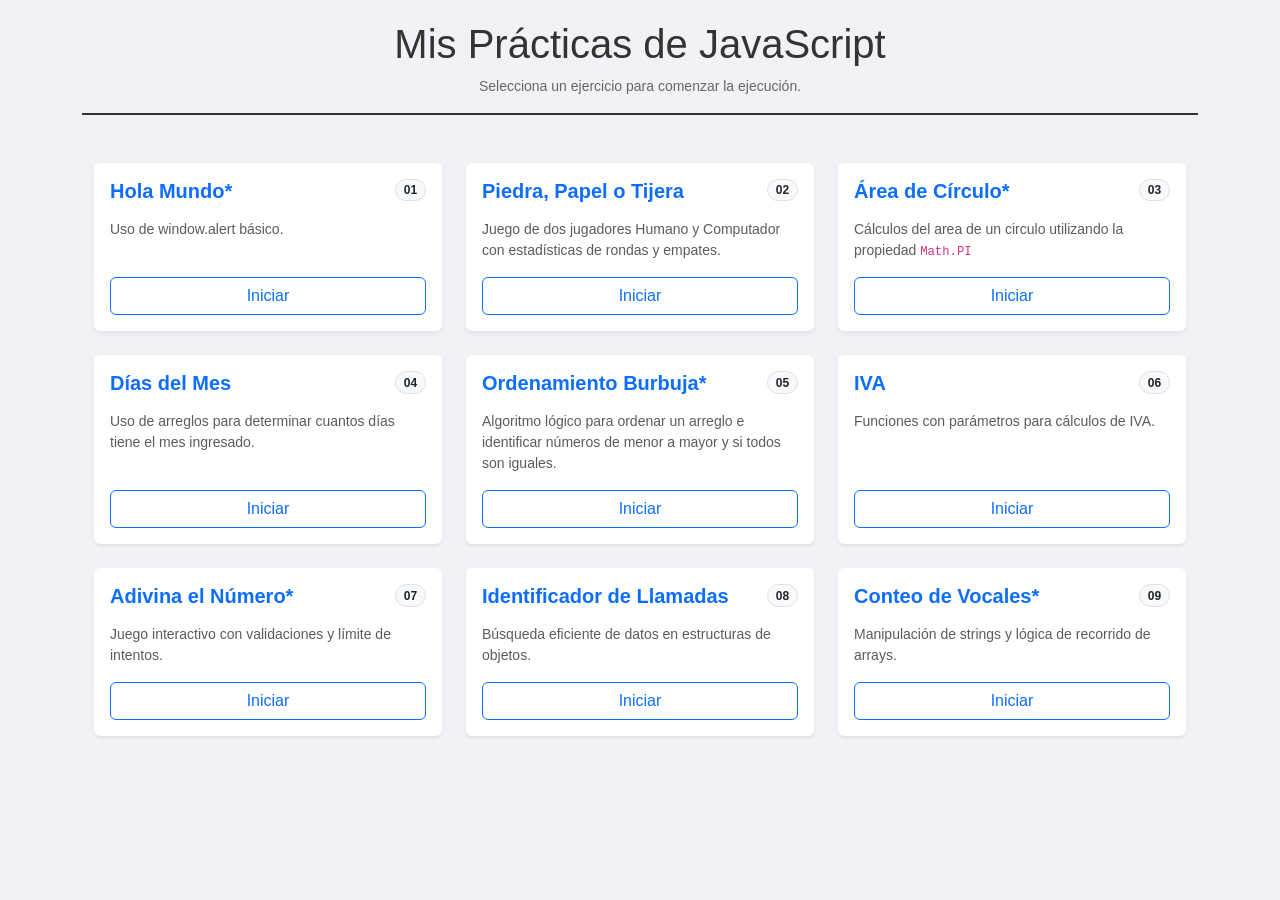
<file: index.html>
<!DOCTYPE html>
<html lang="es">

<head>
    <meta charset="UTF-8">
    <meta name="viewport" content="width=device-width, initial-scale=1.0">
    <link href="https://cdn.jsdelivr.net/npm/bootstrap@5.3.8/dist/css/bootstrap.min.css" rel="stylesheet"
        integrity="sha384-sRIl4kxILFvY47J16cr9ZwB07vP4J8+LH7qKQnuqkuIAvNWLzeN8tE5YBujZqJLB" crossorigin="anonymous">
    <title>JS Course - Dashboard</title>
    <link rel="stylesheet" href="assets/css/styles.css">
</head>

<body>
    <div class="container">
        <header>
            <h1>Mis Prácticas de JavaScript</h1>
            <p>Selecciona un ejercicio para comenzar la ejecución.</p>
        </header>

        <main class="container my-5">
            <div class="row row-cols-1 row-cols-md-2 row-cols-lg-3 g-4">

                <div class="col">
                    <div class="card h-100 shadow-sm border-0">
                        <div class="card-body d-flex flex-column">
                            <div class="d-flex justify-content-between align-items-start">
                                <h5 class="card-title text-primary fw-bold">Hola Mundo*</h5>
                                <span class="badge rounded-pill bg-light text-dark border">01</span>
                            </div>
                            <p class="card-text text-muted mt-2">Uso de window.alert básico.</p>
                            <a href="assets/ejercicios/EJERCICIO_01/index.html"
                                class="btn btn-outline-primary mt-auto">Iniciar</a>
                        </div>
                    </div>
                </div>

                <div class="col">
                    <div class="card h-100 shadow-sm border-0">
                        <div class="card-body d-flex flex-column">
                            <div class="d-flex justify-content-between align-items-start mb-2">
                                <h5 class="card-title text-primary fw-bold">Piedra, Papel o Tijera</h5>
                                <span class="badge rounded-pill bg-light text-dark border">02</span>
                            </div>
                            <p class="card-text text-muted">Juego de dos jugadores Humano y Computador con estadísticas de rondas y empates.
                            </p>
                            <a href="assets/ejercicios/EJERCICIO_02/index.html"
                                class="btn btn-outline-primary mt-auto">Iniciar</a>
                        </div>
                    </div>
                </div>

                <div class="col">
                    <div class="card h-100 shadow-sm border-0">
                        <div class="card-body d-flex flex-column">
                            <div class="d-flex justify-content-between align-items-start mb-2">
                                <h5 class="card-title text-primary fw-bold">Área de Círculo*</h5>
                                <span class="badge rounded-pill bg-light text-dark border">03</span>
                            </div>
                            <p class="card-text text-muted">Cálculos del area de un circulo utilizando la propiedad <code>Math.PI</code></p>
                            <a href="assets/ejercicios/EJERCICIO_03/index.html"
                                class="btn btn-outline-primary mt-auto">Iniciar</a>
                        </div>
                    </div>
                </div>

                <div class="col">
                    <div class="card h-100 shadow-sm border-0">
                        <div class="card-body d-flex flex-column">
                            <div class="d-flex justify-content-between align-items-start mb-2">
                                <h5 class="card-title text-primary fw-bold">Días del Mes</h5>
                                <span class="badge rounded-pill bg-light text-dark border">04</span>
                            </div>
                            <p class="card-text text-muted">Uso de arreglos para determinar cuantos días tiene el mes ingresado.
                            </p>
                            <a href="assets/ejercicios/EJERCICIO_04/index.html"
                                class="btn btn-outline-primary mt-auto">Iniciar</a>
                        </div>
                    </div>
                </div>

                <div class="col">
                    <div class="card h-100 shadow-sm border-0">
                        <div class="card-body d-flex flex-column">
                            <div class="d-flex justify-content-between align-items-start mb-2">
                                <h5 class="card-title text-primary fw-bold">Ordenamiento Burbuja*</h5>
                                <span class="badge rounded-pill bg-light text-dark border">05</span>
                            </div>
                            <p class="card-text text-muted">Algoritmo lógico para ordenar un arreglo e identificar números de menor a mayor y si todos son iguales.
                            </p>
                            <a href="assets/ejercicios/EJERCICIO_05/index.html"
                                class="btn btn-outline-primary mt-auto">Iniciar</a>
                        </div>
                    </div>
                </div>

                <div class="col">
                    <div class="card h-100 shadow-sm border-0">
                        <div class="card-body d-flex flex-column">
                            <div class="d-flex justify-content-between align-items-start mb-2">
                                <h5 class="card-title text-primary fw-bold">IVA</h5>
                                <span class="badge rounded-pill bg-light text-dark border">06</span>
                            </div>
                            <p class="card-text text-muted">Funciones con parámetros para cálculos de IVA.</p>
                            <a href="assets/ejercicios/EJERCICIO_06/index.html"
                                class="btn btn-outline-primary mt-auto">Iniciar</a>
                        </div>
                    </div>
                </div>

                <div class="col">
                    <div class="card h-100 shadow-sm border-0">
                        <div class="card-body d-flex flex-column">
                            <div class="d-flex justify-content-between align-items-start mb-2">
                                <h5 class="card-title text-primary fw-bold">Adivina el Número*</h5>
                                <span class="badge rounded-pill bg-light text-dark border">07</span>
                            </div>
                            <p class="card-text text-muted">Juego interactivo con validaciones y límite de intentos.</p>
                            <a href="assets/ejercicios/EJERCICIO_07/index.html"
                                class="btn btn-outline-primary mt-auto">Iniciar</a>
                        </div>
                    </div>
                </div>

                <div class="col">
                    <div class="card h-100 shadow-sm border-0">
                        <div class="card-body d-flex flex-column">
                            <div class="d-flex justify-content-between align-items-start mb-2">
                                <h5 class="card-title text-primary fw-bold">Identificador de Llamadas</h5>
                                <span class="badge rounded-pill bg-light text-dark border">08</span>
                            </div>
                            <p class="card-text text-muted">Búsqueda eficiente de datos en estructuras de objetos.</p>
                            <a href="assets/ejercicios/EJERCICIO_08/index.html"
                                class="btn btn-outline-primary mt-auto">Iniciar</a>
                        </div>
                    </div>
                </div>

                <div class="col">
                    <div class="card h-100 shadow-sm border-0">
                        <div class="card-body d-flex flex-column">
                            <div class="d-flex justify-content-between align-items-start mb-2">
                                <h5 class="card-title text-primary fw-bold">Conteo de Vocales*</h5>
                                <span class="badge rounded-pill bg-light text-dark border">09</span>
                            </div>
                            <p class="card-text text-muted">Manipulación de strings y lógica de recorrido de arrays.</p>
                            <a href="assets/ejercicios/EJERCICIO_09/index.html"
                                class="btn btn-outline-primary mt-auto">Iniciar</a>
                        </div>
                    </div>
                </div>
            </div>
        </main>
    </div>
    <script src="https://cdn.jsdelivr.net/npm/bootstrap@5.3.8/dist/js/bootstrap.bundle.min.js"
        integrity="sha384-FKyoEForCGlyvwx9Hj09JcYn3nv7wiPVlz7YYwJrWVcXK/BmnVDxM+D2scQbITxI"
        crossorigin="anonymous"></script>
</body>

</html>
</file>
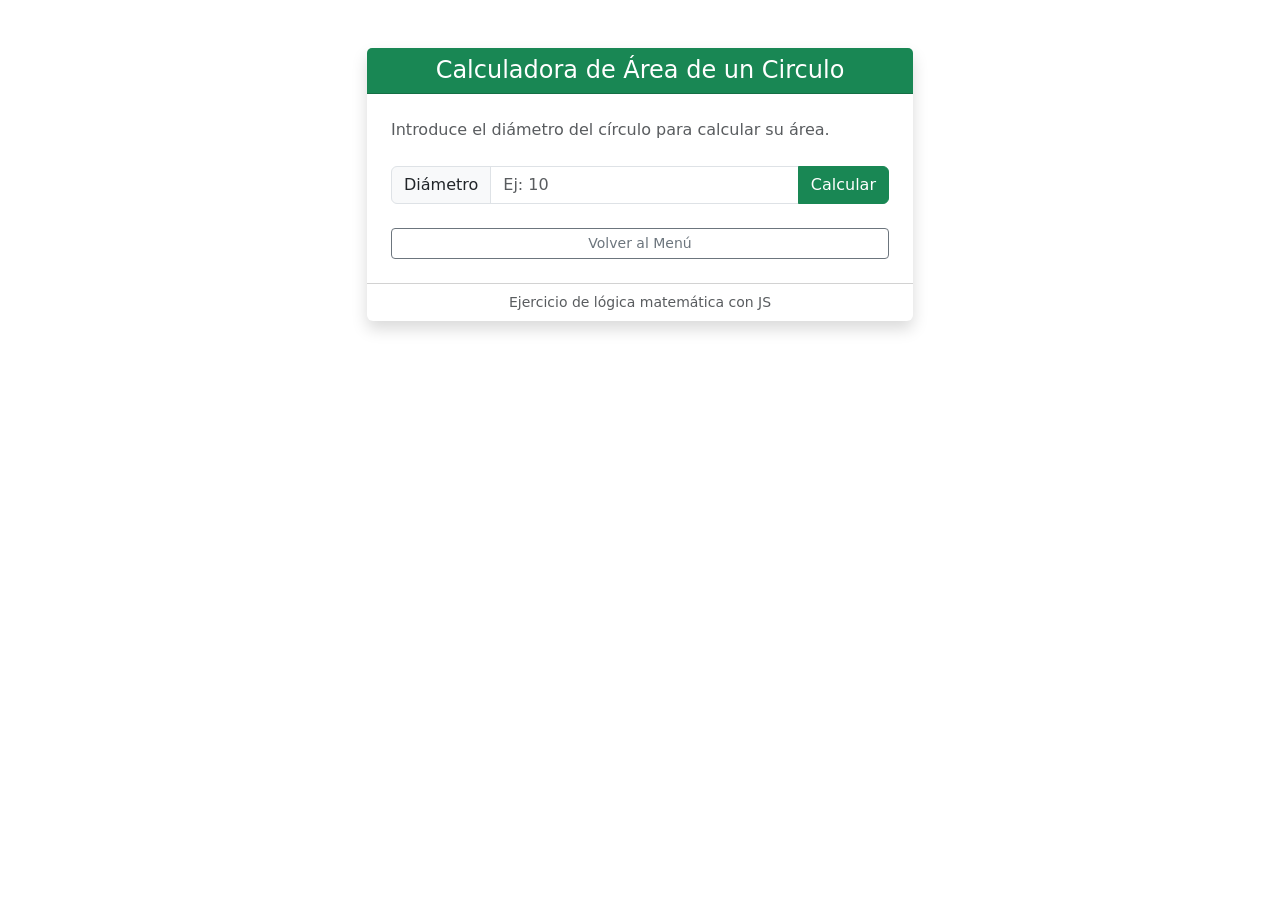
<file: assets/ejercicios/EJERCICIO_03/index.html>
<!DOCTYPE html>
<html lang="en">

<head>
    <meta charset="UTF-8">
    <meta name="viewport" content="width=device-width, initial-scale=1.0">
    <link href="https://cdn.jsdelivr.net/npm/bootstrap@5.3.8/dist/css/bootstrap.min.css" rel="stylesheet"
        integrity="sha384-sRIl4kxILFvY47J16cr9ZwB07vP4J8+LH7qKQnuqkuIAvNWLzeN8tE5YBujZqJLB" crossorigin="anonymous">
    <title>Ejercicio 03</title>
</head>

<body>
    <main class="container mt-5">
        <section class="row justify-content-center">
            <div class="col-md-6">
                <article class="card shadow border-0">
                    <header class="card-header bg-success text-white text-center">
                        <h4 class="mb-0">Calculadora de Área de un Circulo</h4>
                    </header>
                    <div class="card-body p-4">
                        <p class="text-muted mb-4">
                            Introduce el diámetro del círculo para calcular su área.
                        </p>

                        <div class="input-group mb-3">
                            <span class="input-group-text">Diámetro</span>
                            <input type="number" id="inputDiametro" class="form-control" placeholder="Ej: 10"
                                step="any">
                            <button id="btnCalcular" class="btn btn-success" type="button">Calcular</button>
                        </div>

                        <output id="resultado" class="alert alert-info d-none"></output>

                        <nav class="d-grid mt-4">
                            <a href="../../../index.html" class="btn btn-outline-secondary btn-sm">Volver al Menú</a>
                        </nav>
                    </div>
                    <footer class="card-footer bg-transparent text-center small text-muted">
                        Ejercicio de lógica matemática con JS
                    </footer>
                </article>
            </div>
        </section>
    </main>
    <script src="assets/js/app.js"></script>
</body>

</html>
</file>
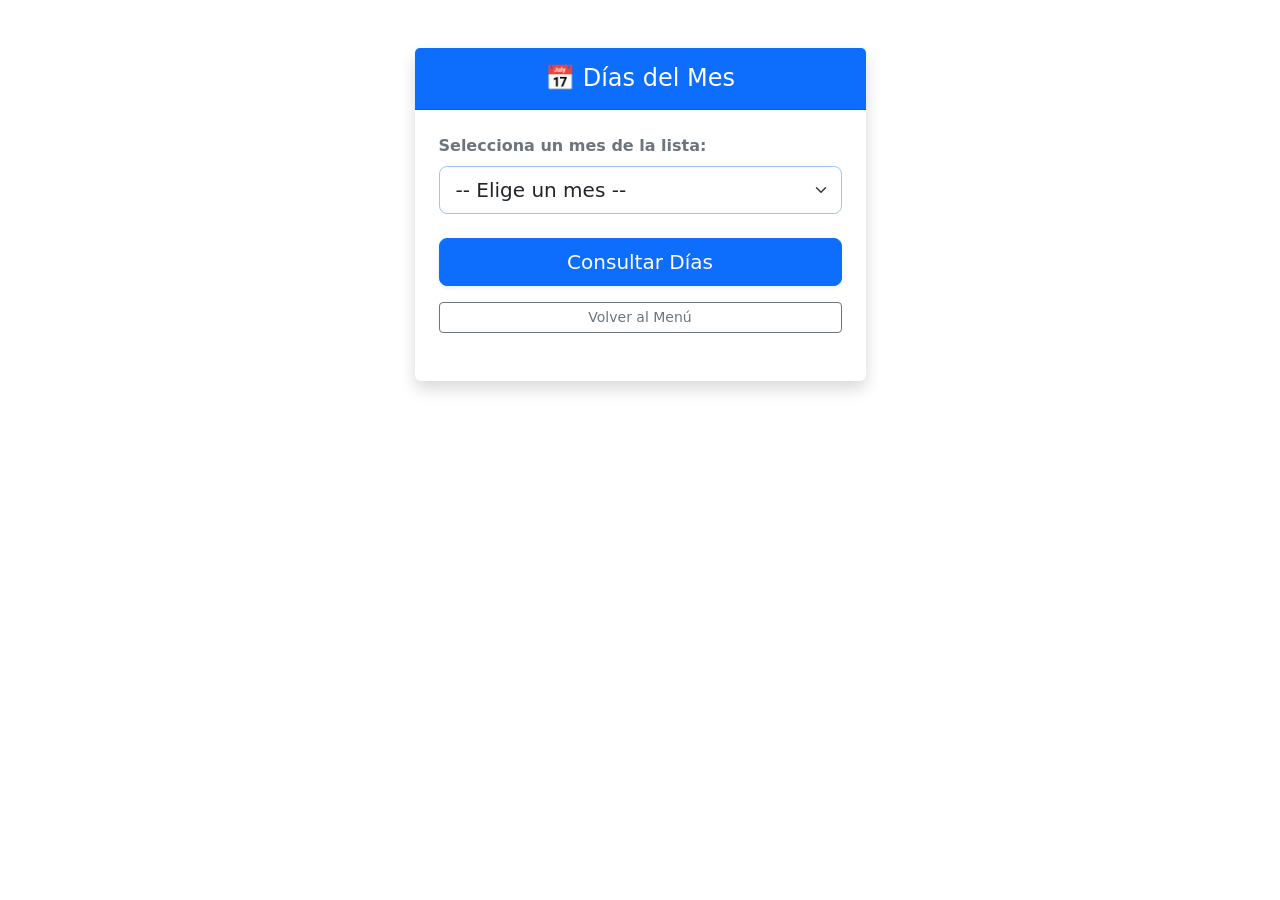
<file: assets/ejercicios/EJERCICIO_04/index.html>
<!DOCTYPE html>
<html lang="en">

<head>
    <meta charset="UTF-8">
    <meta name="viewport" content="width=device-width, initial-scale=1.0">
    <link href="https://cdn.jsdelivr.net/npm/bootstrap@5.3.8/dist/css/bootstrap.min.css" rel="stylesheet"
        integrity="sha384-sRIl4kxILFvY47J16cr9ZwB07vP4J8+LH7qKQnuqkuIAvNWLzeN8tE5YBujZqJLB" crossorigin="anonymous">
    <title>Ejercicio 04</title>
</head>

<body>
    <section class="container mt-5">
        <div class="row justify-content-center">
            <div class="col-md-6 col-lg-5">
                <div class="card shadow border-0">
                    <div class="card-header bg-primary text-white py-3">
                        <h4 class="mb-0 text-center">📅 Días del Mes</h4>
                    </div>

                    <div class="card-body p-4">
                        <div class="mb-4">
                            <label for="mes" class="form-label fw-bold text-secondary">
                                Selecciona un mes de la lista:
                            </label>
                            <select id="mes" class="form-select form-select-lg border-primary-subtle">
                                <option value="" selected disabled>-- Elige un mes --</option>
                                <option value="enero">Enero</option>
                                <option value="febrero">Febrero</option>
                                <option value="marzo">Marzo</option>
                                <option value="abril">Abril</option>
                                <option value="mayo">Mayo</option>
                                <option value="junio">Junio</option>
                                <option value="julio">Julio</option>
                                <option value="agosto">Agosto</option>
                                <option value="septiembre">Septiembre</option>
                                <option value="octubre">Octubre</option>
                                <option value="noviembre">Noviembre</option>
                                <option value="diciembre">Diciembre</option>
                            </select>
                        </div>

                        <div class="d-grid gap-2">
                            <button id="btnMes" class="btn btn-primary btn-lg shadow-sm">
                                Consultar Días
                            </button>
                            <a href="../../../index.html" class="btn btn-outline-secondary btn-sm mt-2">
                                Volver al Menú
                            </a>
                        </div>

                        <div id="resultado" class="mt-4 text-center"></div>
                    </div>
                </div>
            </div>
        </div>
    </section>
    <script src="assets/js/app.js"></script>
</body>

</html>
</file>
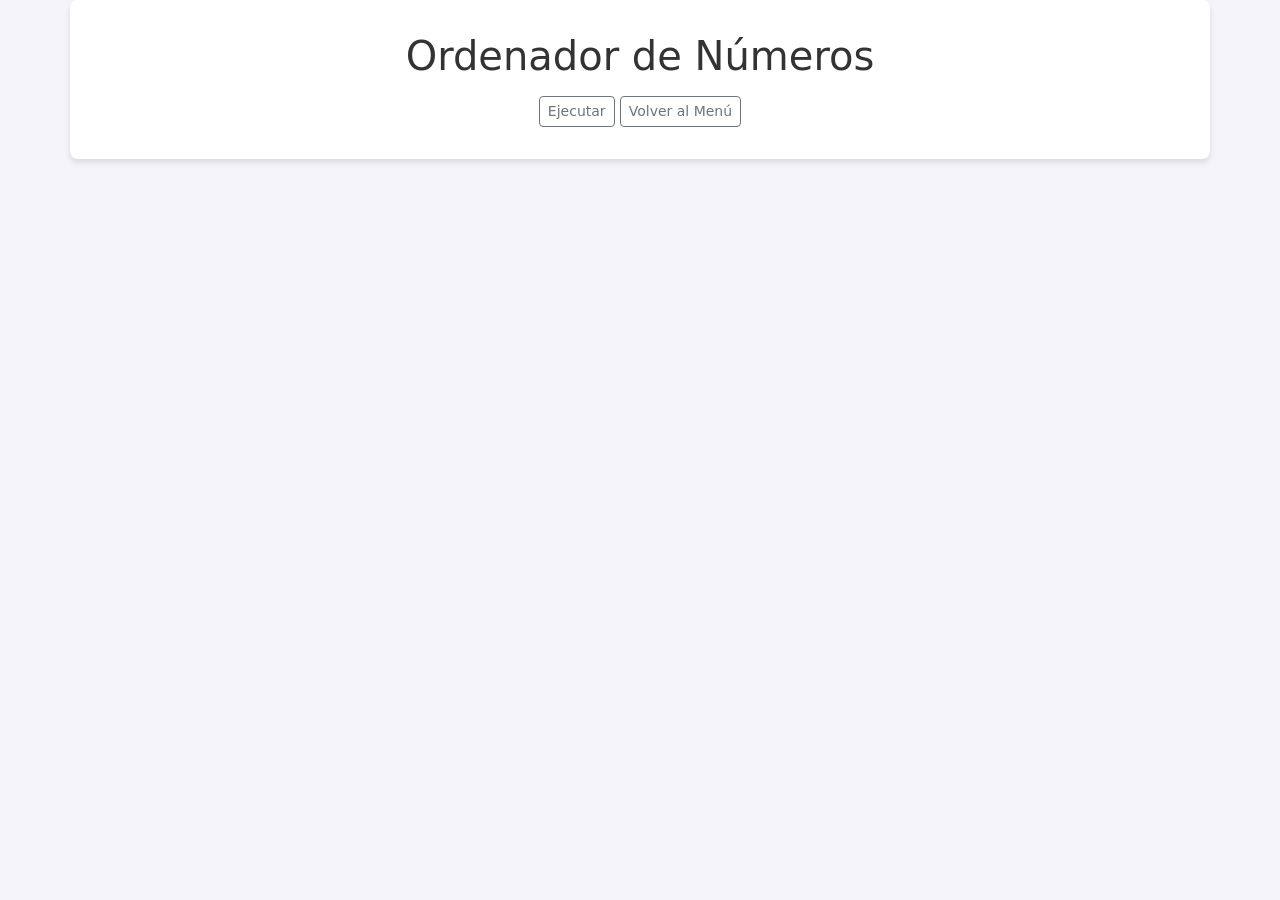
<file: assets/ejercicios/EJERCICIO_05/index.html>
<!DOCTYPE html>
<html lang="en">

<head>
    <meta charset="UTF-8">
    <meta name="viewport" content="width=device-width, initial-scale=1.0">
    <link href="https://cdn.jsdelivr.net/npm/bootstrap@5.3.8/dist/css/bootstrap.min.css" rel="stylesheet"
        integrity="sha384-sRIl4kxILFvY47J16cr9ZwB07vP4J8+LH7qKQnuqkuIAvNWLzeN8tE5YBujZqJLB" crossorigin="anonymous">
    <link rel="stylesheet" href="assets/css/styles.css">
    <title>Ejercicio 05</title>
</head>

<body>
    <section class="container">
        <h1>Ordenador de Números</h1>
        <p id="listaResultado" class="resultado"></p>
        <p id="comparacion" class="mensaje"></p>
        <button id="btnOrdenar" class="btn btn-outline-secondary btn-sm" >Ejecutar</button>
        <a href="../../../index.html" class="btn btn-outline-secondary btn-sm">Volver al Menú</a>
    </section>


    <script src="assets/js/app.js"></script>
</body>

</html>
</file>
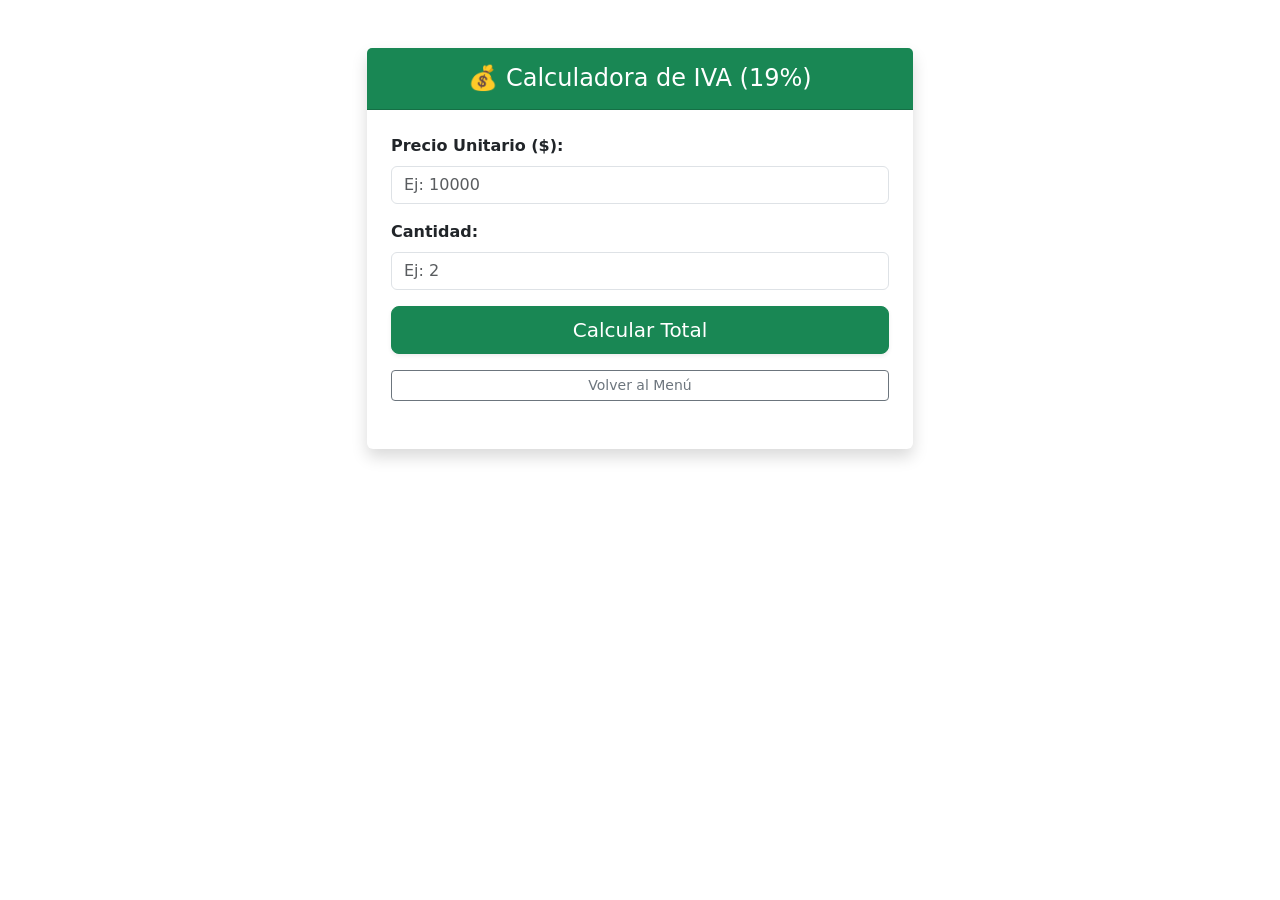
<file: assets/ejercicios/EJERCICIO_06/index.html>
<!DOCTYPE html>
<html lang="en">

<head>
    <meta charset="UTF-8">
    <meta name="viewport" content="width=device-width, initial-scale=1.0">
    <link href="https://cdn.jsdelivr.net/npm/bootstrap@5.3.8/dist/css/bootstrap.min.css" rel="stylesheet"
        integrity="sha384-sRIl4kxILFvY47J16cr9ZwB07vP4J8+LH7qKQnuqkuIAvNWLzeN8tE5YBujZqJLB" crossorigin="anonymous">
    <title>Ejercicio 06</title>
</head>

<body>
    <section class="container mt-5">
        <div class="row justify-content-center">
            <div class="col-md-6">
                <div class="card shadow border-0">
                    <div class="card-header bg-success text-white py-3 text-center">
                        <h4 class="mb-0">💰 Calculadora de IVA (19%)</h4>
                    </div>
                    <div class="card-body p-4">
                        <div class="mb-3">
                            <label for="monto" class="form-label fw-bold">Precio Unitario ($):</label>
                            <input type="number" id="monto" class="form-control" placeholder="Ej: 10000" min="1">
                        </div>

                        <div class="mb-3">
                            <label for="cantidad" class="form-label fw-bold">Cantidad:</label>
                            <input type="number" id="cantidad" class="form-control" placeholder="Ej: 2" min="1">
                        </div>

                        <div class="d-grid gap-2">
                            <button id="btnCalcular" class="btn btn-success btn-lg shadow-sm">
                                Calcular Total
                            </button>
                            <a href="../../../index.html" class="btn btn-outline-secondary btn-sm mt-2">
                                Volver al Menú
                            </a>
                        </div>

                        <div id="resultado" class="mt-4"></div>
                    </div>
                </div>
            </div>
        </div>
    </section>
    <script src="assets/js/app.js"></script>
</body>

</html>
</file>
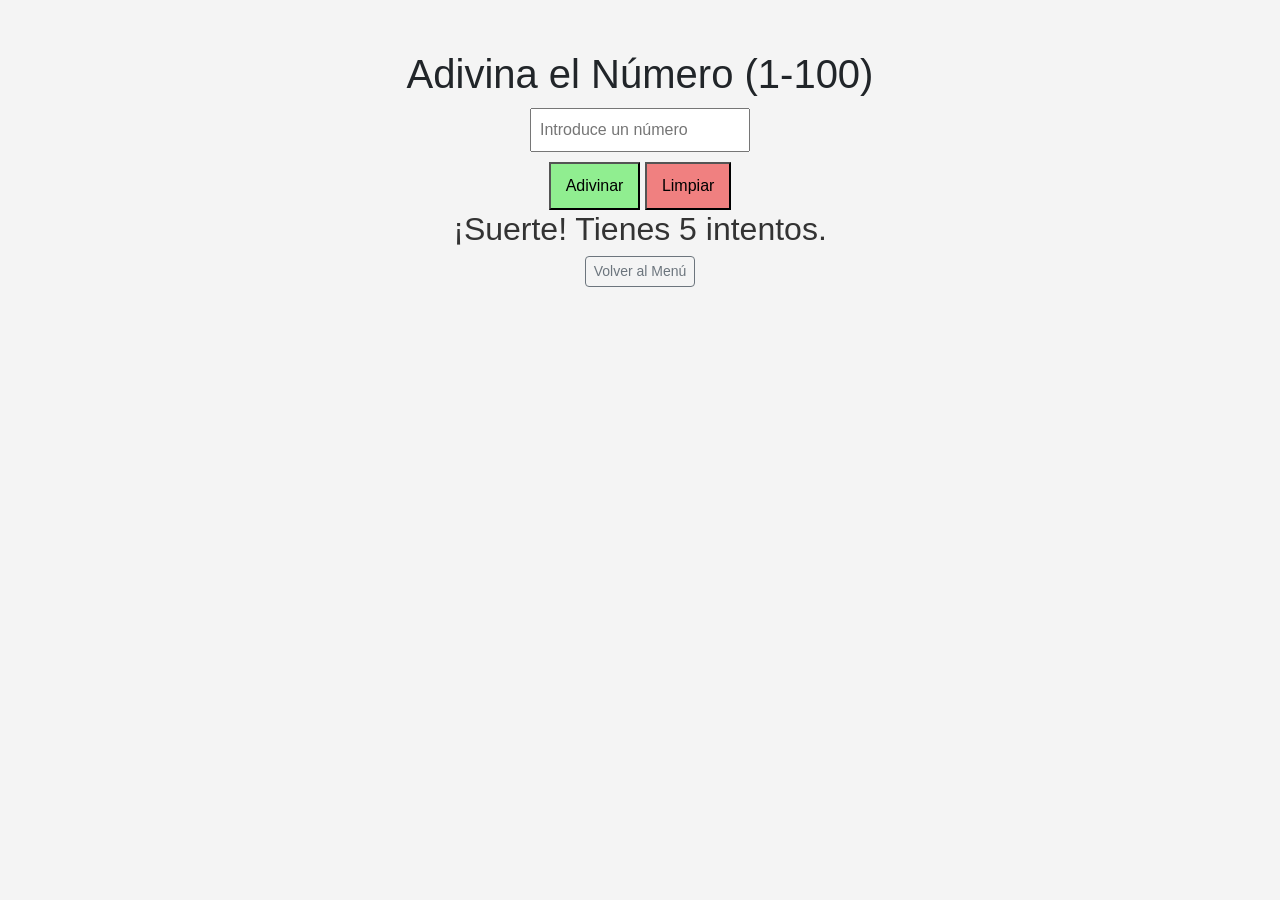
<file: assets/ejercicios/EJERCICIO_07/index.html>
<!DOCTYPE html>
<html lang="es">

<head>
    <meta charset="UTF-8">
    <link href="https://cdn.jsdelivr.net/npm/bootstrap@5.3.8/dist/css/bootstrap.min.css" rel="stylesheet"
        integrity="sha384-sRIl4kxILFvY47J16cr9ZwB07vP4J8+LH7qKQnuqkuIAvNWLzeN8tE5YBujZqJLB" crossorigin="anonymous">
    <title>Juego: Número Mágico</title>
    <link rel="stylesheet" href="assets/css/style.css">
</head>

<body>

    <div>
        <h1>Adivina el Número (1-100)</h1>
        <input type="number" id="entrada" placeholder="Introduce un número">

        <div class="botones">
            <button id="adivinar">Adivinar</button>
            <button id="limpiar">Limpiar</button>
        </div>

        <h2 id="mensaje"></h2>
    </div>
    <a href="../../../index.html" class="btn btn-outline-secondary btn-sm">
        Volver al Menú
    </a>
    <script src="assets/js/app.js"></script>
</body>

</html>
</file>
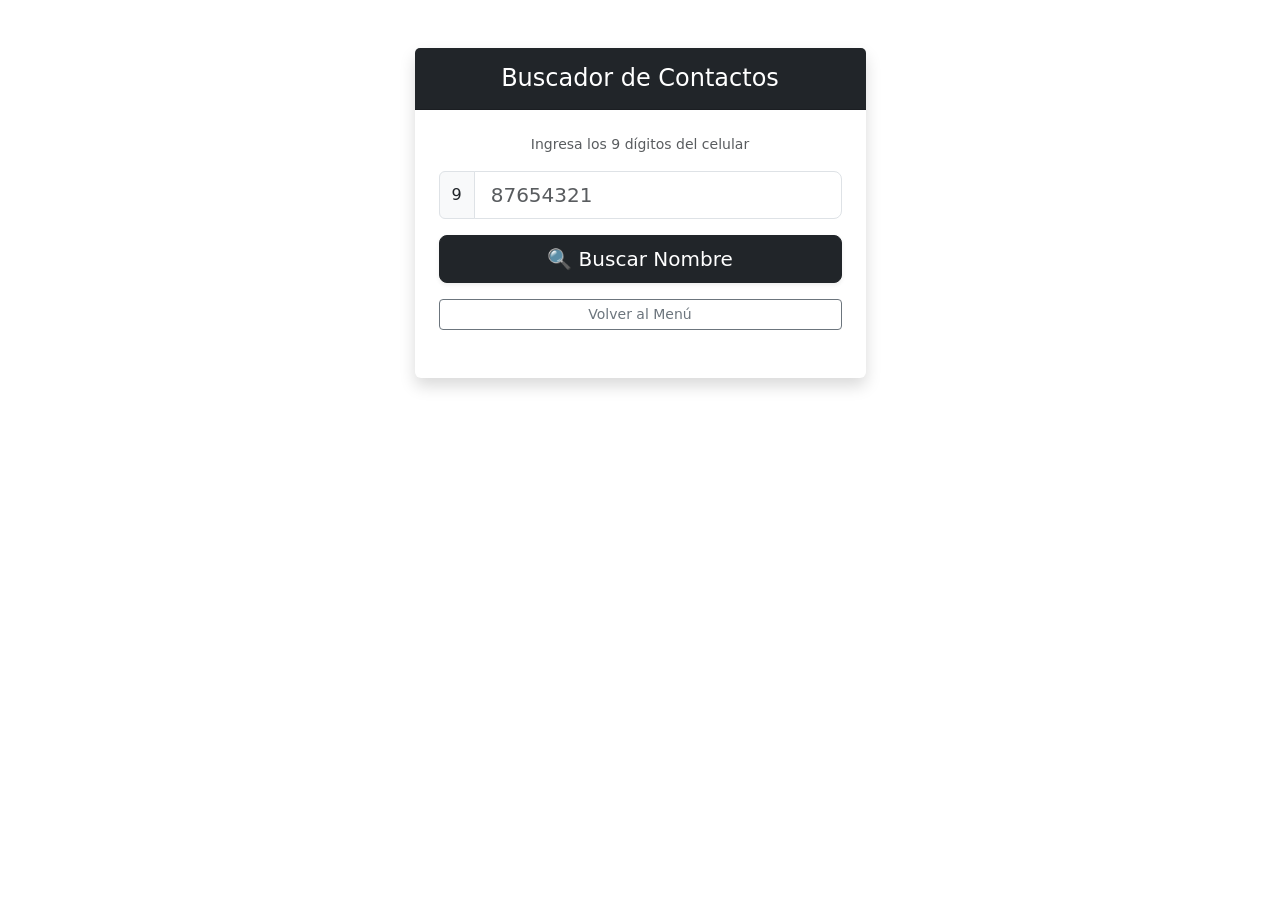
<file: assets/ejercicios/EJERCICIO_08/index.html>
<!DOCTYPE html>
<html lang="en">
<head>
    <meta charset="UTF-8">
    <meta name="viewport" content="width=device-width, initial-scale=1.0">
    <link href="https://cdn.jsdelivr.net/npm/bootstrap@5.3.8/dist/css/bootstrap.min.css" rel="stylesheet"
        integrity="sha384-sRIl4kxILFvY47J16cr9ZwB07vP4J8+LH7qKQnuqkuIAvNWLzeN8tE5YBujZqJLB" crossorigin="anonymous">
    <title>Ejercicio 08</title>
</head>
<body>
    <section class="container mt-5">
    <div class="row justify-content-center">
        <div class="col-md-6 col-lg-5">
            <div class="card shadow border-0 text-center">
                <div class="card-header bg-dark text-white py-3">
                    <h4 class="mb-0">Buscador de Contactos</h4>
                </div>
                <div class="card-body p-4">
                    <p class="text-muted small">Ingresa los 9 dígitos del celular</p>
                    <div class="input-group mb-3">
                        <span class="input-group-text bg-light">9</span>
                        <input type="text" id="inputTelefono" class="form-control form-control-lg" 
                               placeholder="87654321" maxlength="8">
                    </div>

                    <div class="d-grid gap-2">
                        <button id="btnBuscar" class="btn btn-dark btn-lg shadow-sm">
                            🔍 Buscar Nombre
                        </button>
                        <a href="../../../index.html" class="btn btn-outline-secondary btn-sm mt-2">
                            Volver al Menú
                        </a>
                    </div>

                    <div id="resultadoBusqueda" class="mt-4"></div>
                </div>
            </div>
        </div>
    </div>
</section>
<script src="assets/js/app.js"></script>
</body>
</html>
</file>
<file: assets/css/styles.css>
/* Estilos generales */
* {
  margin: 0 px;
  padding: 0px;
}

body {
  font-family: Arial, sans-serif;
  background-color: #f0f2f5;
  color: #333;
  margin: 0;
  padding: 20px;
}

header {
  text-align: center;
  border-bottom: 2px solid #333;
  margin-bottom: 20px;
}

p {
  font-size: 14px;
  color: #666;
}
</file>
<file: assets/ejercicios/EJERCICIO_05/assets/css/styles.css>
body {
  display: flex;
  justify-content: center;
  align-items: center;
  background-color: #f4f4f9;
}
.container {
  text-align: center;
  padding: 2rem;
  background: white;
  border-radius: 8px;
  box-shadow: 0 4px 6px rgba(0, 0, 0, 0.1);
}
h1 {
  color: #333;
}
p {
  color: #666;
}
</file>
<file: assets/ejercicios/EJERCICIO_07/assets/css/style.css>
/* Centra todo el contenido en pantalla */
body {
    text-align: center;
    font-family: sans-serif;
    margin-top: 50px;
    background: #f4f4f4;
}

/* Estilo básico para el cuadro de entrada */
input {
    display: block;
    margin: 10px auto;
    padding: 8px;
}

/* Estilo para ambos botones */
button {
    padding: 10px 15px;
    cursor: pointer;
}

/* Colores simples para diferenciar acciones */
#adivinar { background: lightgreen; }
#limpiar { background: lightcoral; }

/* El mensaje H2 resalta automáticamente por su tamaño */
h2 {
    color: #333;
}
</file>
